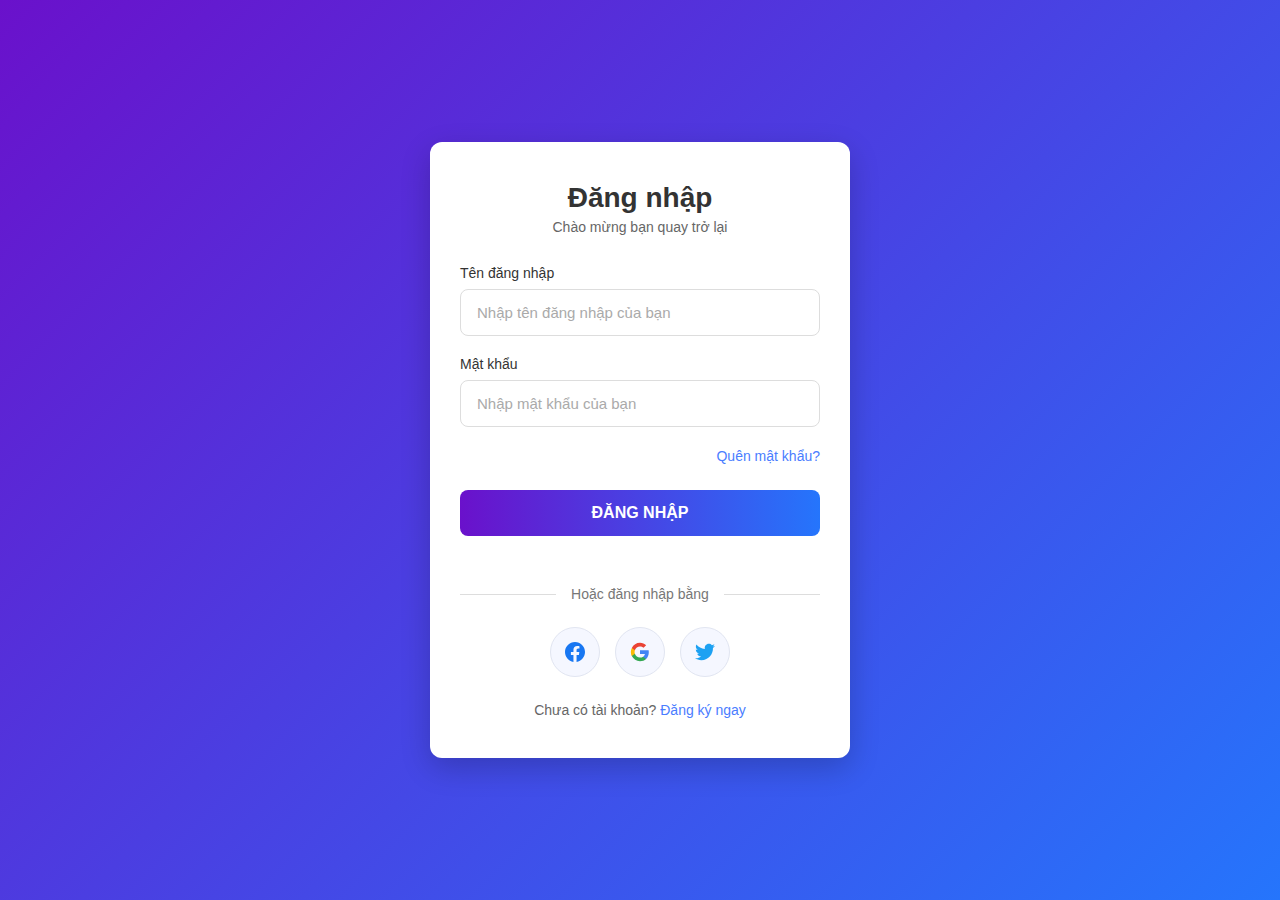
<file: LOGIN-TEST-PROJECT/src/login.html>
<!DOCTYPE html>
<html lang="vi">
<head>
    <meta charset="UTF-8">
    <meta name="viewport" content="width=device-width, initial-scale=1.0">
    <title>Đăng nhập</title>
    <style>
        * {
            margin: 0;
            padding: 0;
            box-sizing: border-box;
            font-family: 'Segoe UI', Tahoma, Geneva, Verdana, sans-serif;
        }
        
        body {
            background: linear-gradient(135deg, #6a11cb 0%, #2575fc 100%);
            display: flex;
            justify-content: center;
            align-items: center;
            min-height: 100vh;
            padding: 20px;
        }
        
        .login-container {
            background-color: white;
            border-radius: 12px;
            box-shadow: 0 10px 30px rgba(0, 0, 0, 0.2);
            width: 100%;
            max-width: 420px;
            padding: 40px 30px;
        }
        
        .login-header {
            text-align: center;
            margin-bottom: 30px;
        }
        
        .login-header h1 {
            color: #333;
            font-size: 28px;
            font-weight: 600;
            margin-bottom: 5px;
        }
        
        .login-header p {
            color: #666;
            font-size: 14px;
        }
        
        .form-group {
            margin-bottom: 20px;
        }
        
        .form-group label {
            display: block;
            margin-bottom: 8px;
            color: #333;
            font-weight: 500;
            font-size: 14px;
        }
        
        .form-control {
            width: 100%;
            padding: 14px 16px;
            border: 1px solid #ddd;
            border-radius: 8px;
            font-size: 15px;
            transition: all 0.3s;
        }
        
        .form-control:focus {
            border-color: #4a7dff;
            box-shadow: 0 0 0 2px rgba(74, 125, 255, 0.2);
            outline: none;
        }
        
        .form-control::placeholder {
            color: #aaa;
        }
        
        .forgot-password {
            text-align: right;
            margin-bottom: 25px;
        }
        
        .forgot-password a {
            color: #4a7dff;
            text-decoration: none;
            font-size: 14px;
            transition: color 0.3s;
        }
        
        .forgot-password a:hover {
            color: #2c5fcc;
            text-decoration: underline;
        }
        
        .login-btn {
            width: 100%;
            padding: 14px;
            background: linear-gradient(to right, #6a11cb, #2575fc);
            color: white;
            border: none;
            border-radius: 8px;
            font-size: 16px;
            font-weight: 600;
            cursor: pointer;
            transition: all 0.3s;
            margin-bottom: 25px;
        }
        
        .login-btn:hover {
            background: linear-gradient(to right, #5a0db5, #1c65e0);
            transform: translateY(-2px);
            box-shadow: 0 5px 15px rgba(37, 117, 252, 0.4);
        }
        
        .divider {
            display: flex;
            align-items: center;
            margin: 25px 0;
        }
        
        .divider::before,
        .divider::after {
            content: "";
            flex: 1;
            border-bottom: 1px solid #ddd;
        }
        
        .divider-text {
            padding: 0 15px;
            color: #777;
            font-size: 14px;
        }
        
        .social-login {
            display: flex;
            justify-content: center;
            gap: 15px;
            margin-bottom: 25px;
        }
        
        .social-btn {
            width: 50px;
            height: 50px;
            border-radius: 50%;
            display: flex;
            justify-content: center;
            align-items: center;
            background-color: #f5f7ff;
            border: 1px solid #e1e5f1;
            cursor: pointer;
            transition: all 0.3s;
        }
        
        .social-btn:hover {
            transform: translateY(-3px);
            box-shadow: 0 5px 15px rgba(0, 0, 0, 0.1);
        }
        
        .social-btn img {
            width: 20px;
            height: 20px;
        }
        
        .signup-link {
            text-align: center;
            color: #666;
            font-size: 14px;
        }
        
        .signup-link a {
            color: #4a7dff;
            text-decoration: none;
            font-weight: 500;
            transition: color 0.3s;
        }
        
        .signup-link a:hover {
            color: #2c5fcc;
            text-decoration: underline;
        }
        
        @media (max-width: 480px) {
            .login-container {
                padding: 30px 20px;
            }
            
            .login-header h1 {
                font-size: 24px;
            }
        }
    </style>
</head>
<body>
    <div class="login-container">
        <div class="login-header">
            <h1>Đăng nhập</h1>
            <p>Chào mừng bạn quay trở lại</p>
        </div>
        
        <form id="loginForm">
            <div class="form-group">
                <label for="username">Tên đăng nhập</label>
                <input type="text" id="username" class="form-control" placeholder="Nhập tên đăng nhập của bạn">
            </div>
            
            <div class="form-group">
                <label for="password">Mật khẩu</label>
                <input type="password" id="password" class="form-control" placeholder="Nhập mật khẩu của bạn">
            </div>
            
            <div class="forgot-password">
                <a href="#">Quên mật khẩu?</a>
            </div>
            
            <button type="submit" class="login-btn">ĐĂNG NHẬP</button>
        </form>
        
        <div class="divider">
            <span class="divider-text">Hoặc đăng nhập bằng</span>
        </div>
        
        <div class="social-login">
            <div class="social-btn">
                <!-- Facebook icon -->
                <svg xmlns="http://www.w3.org/2000/svg" width="20" height="20" viewBox="0 0 24 24" fill="#1877F2">
                    <path d="M24 12.073c0-6.627-5.373-12-12-12s-12 5.373-12 12c0 5.99 4.388 10.954 10.125 11.854v-8.385H7.078v-3.47h3.047V9.43c0-3.007 1.792-4.669 4.533-4.669 1.312 0 2.686.235 2.686.235v2.953H15.83c-1.491 0-1.956.925-1.956 1.874v2.25h3.328l-.532 3.47h-2.796v8.385C19.612 23.027 24 18.062 24 12.073z"/>
                </svg>
            </div>
            <div class="social-btn">
                <!-- Google icon -->
                <svg xmlns="http://www.w3.org/2000/svg" width="20" height="20" viewBox="0 0 24 24">
                    <path fill="#4285F4" d="M22.56 12.25c0-.78-.07-1.53-.2-2.25H12v4.26h5.92c-.26 1.37-1.04 2.53-2.21 3.31v2.77h3.57c2.08-1.92 3.28-4.74 3.28-8.09z"/>
                    <path fill="#34A853" d="M12 23c2.97 0 5.46-.98 7.28-2.66l-3.57-2.77c-.98.66-2.23 1.06-3.71 1.06-2.86 0-5.29-1.93-6.16-4.53H2.18v2.84C3.99 20.53 7.7 23 12 23z"/>
                    <path fill="#FBBC05" d="M5.84 14.09c-.22-.66-.35-1.36-.35-2.09s.13-1.43.35-2.09V7.07H2.18C1.43 8.55 1 10.22 1 12s.43 3.45 1.18 4.93l2.85-2.22.81-.62z"/>
                    <path fill="#EA4335" d="M12 5.38c1.62 0 3.06.56 4.21 1.64l3.15-3.15C17.45 2.09 14.97 1 12 1 7.7 1 3.99 3.47 2.18 7.07l3.66 2.84c.87-2.6 3.3-4.53 6.16-4.53z"/>
                </svg>
            </div>
            <div class="social-btn">
                <!-- Twitter icon -->
                <svg xmlns="http://www.w3.org/2000/svg" width="20" height="20" viewBox="0 0 24 24" fill="#1DA1F2">
                    <path d="M24 4.557c-.883.392-1.832.656-2.828.775 1.017-.609 1.798-1.574 2.165-2.724-.951.564-2.005.974-3.127 1.195-.897-.957-2.178-1.555-3.594-1.555-3.179 0-5.515 2.966-4.797 6.045-4.091-.205-7.719-2.165-10.148-5.144-1.29 2.213-.669 5.108 1.523 6.574-.806-.026-1.566-.247-2.229-.616-.054 2.281 1.581 4.415 3.949 4.89-.693.188-1.452.232-2.224.084.626 1.956 2.444 3.379 4.6 3.419-2.07 1.623-4.678 2.348-7.29 2.04 2.179 1.397 4.768 2.212 7.548 2.212 9.142 0 14.307-7.721 13.995-14.646.962-.695 1.797-1.562 2.457-2.549z"/>
                </svg>
            </div>
        </div>
        
        <div class="signup-link">
            Chưa có tài khoản? <a href="#">Đăng ký ngay</a>
        </div>
    </div>

    <script>
        document.getElementById('loginForm').addEventListener('submit', function(e) {
            e.preventDefault();
            
            const username = document.getElementById('username').value;
            const password = document.getElementById('password').value;
            
            if(username && password) {
                alert('Đăng nhập thành công!');
                // Thực tế sẽ gửi dữ liệu đến server ở đây
            } else {
                alert('Vui lòng điền đầy đủ thông tin!');
            }
        });
        <!-- Trong file login.html, đảm bảo có các phần tử với text như sau: -->
<button type="submit" class="login-btn">ĐĂNG NHẬP</button>
<a href="#" id="forgotPassword">Quên mật khẩu?</a>
<a href="#" id="signUpLink">Đăng ký ngay</a>
    </script>
</body>
</html>
</file>
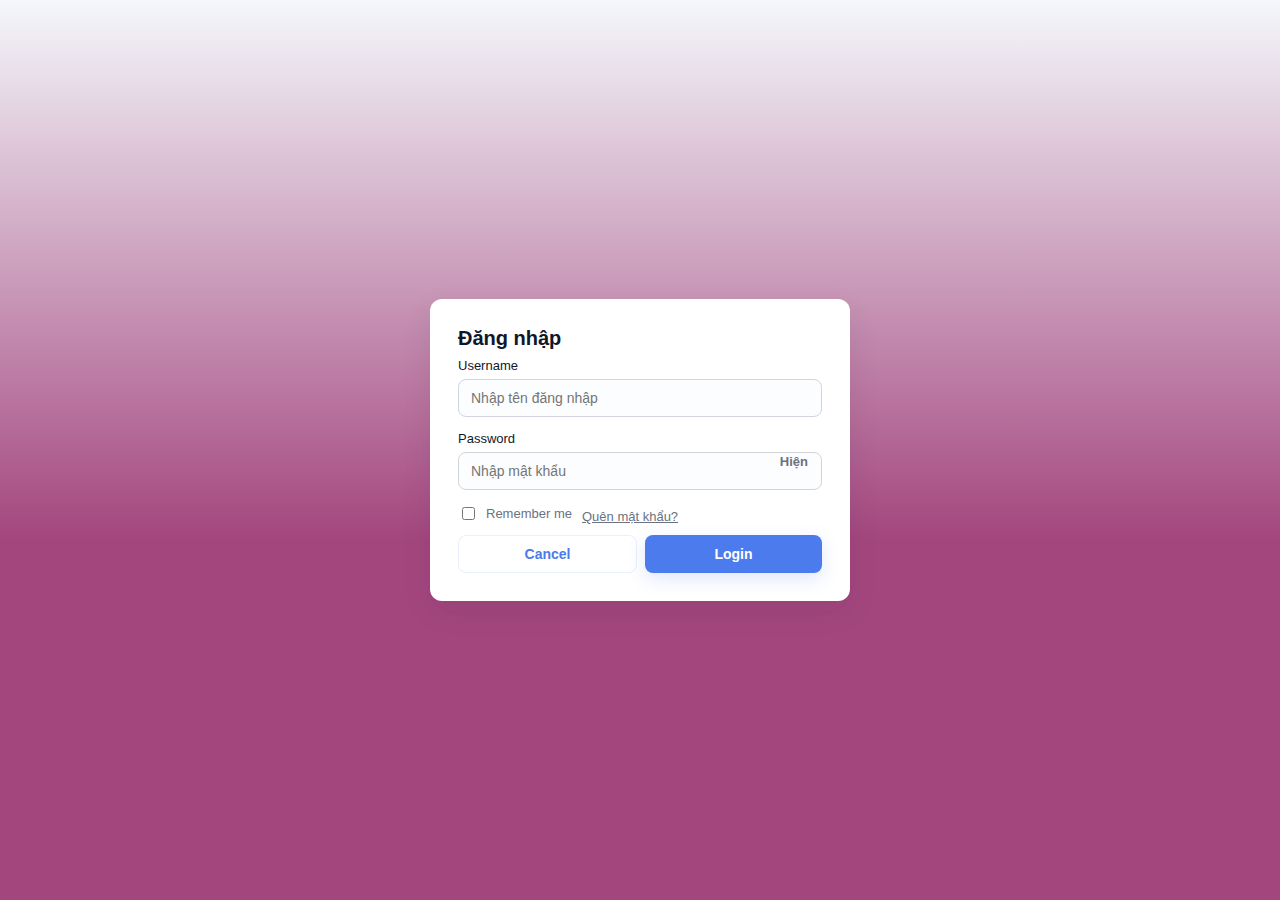
<file: labs/lab08-testing/login_form/Login_Form.html>
<!doctype html>
<html lang="vi">
<head>
  <meta charset="utf-8" />
  <meta name="viewport" content="width=device-width,initial-scale=1" />
  <title>Form Login - Demo</title>
    <link rel="stylesheet" href="./style.css"> 
</head>
<body>

  <main class="card" role="main" aria-labelledby="loginTitle">
    <h1 id="loginTitle">Đăng nhập</h1>
    

    <form id="loginForm" novalidate>
      <div class="field">
        <label for="username">Username</label>
        <input id="username" name="username" type="text" autocomplete="username" placeholder="Nhập tên đăng nhập" required>
        <div id="err-username" class="error" aria-live="polite"></div>
      </div>

      <div class="field show-pass">
        <label for="password">Password</label>
        <input id="password" name="password" type="password" autocomplete="current-password" placeholder="Nhập mật khẩu" required>
        <button type="button" class="toggle-pass" id="togglePass" aria-pressed="false" aria-label="Hiện mật khẩu">Hiện</button>
        <div id="err-password" class="error" aria-live="polite"></div>
      </div>

      <div class="row" >
        <label class="checkbox" for="remember">
          <input id="remember" name="remember" type="checkbox" >
          Remember me
        </label>
        <a href="#" id="forgot" class="small" onclick="alert('Tính năng quên mật khẩu demo (chưa triển khai).')">Quên mật khẩu?</a>
      </div>

      <div class="actions" >
        <button type="button" id="btnCancel" class="btn-outline" aria-label="Hủy">Cancel</button>
        <button type="submit" id="btnLogin" class="btn-primary" aria-label="Đăng nhập">Login</button>
      </div>

      <div id="formMessage" aria-live="polite"></div>
    </form>

  </main>

  <script src="./app.js"></script>
</body>
</html>
</file>
<file: labs/lab08-testing/login_form/style.css>
:root{
      --bg:#f4f7fb;
      --card:#ffffff;
      --accent:#4b7bec;
      --danger:#e74c3c;
      --muted:#6b7280;
    }
    *{box-sizing:border-box}
    body{
      margin:0;
      font-family:Inter, "Segoe UI", Roboto, "Helvetica Neue", Arial;
      background:linear-gradient(180deg, var(--bg), #a3467e 60%);
      min-height:100vh;
      display:flex;
      align-items:center;
      justify-content:center;
      padding:24px;
    }

    .card{
      width:100%;
      max-width:420px;
      background:var(--card);
      border-radius:12px;
      box-shadow:0 10px 30px rgba(20,20,50,0.08);
      padding:28px;
    }

    h1{
      margin:0 0 8px 0;
      font-size:20px;
      color:#0f172a;
    }
    p.lead{
      margin:0 0 18px 0;
      color:var(--muted);
      font-size:14px;
    }

    form .field{
      margin-bottom:14px;
    }
    label{
      display:block;
      font-size:13px;
      color:#101828;
      margin-bottom:6px;
    }
    input[type="text"], input[type="password"]{
      width:100%;
      padding:10px 12px;
      border-radius:8px;
      border:1px solid #d1d5db;
      font-size:14px;
      outline:none;
      transition:box-shadow .12s, border-color .12s;
      background:#fbfdff;
    }
    input[type="text"]:focus, input[type="password"]:focus{
      border-color:var(--accent);
      box-shadow:0 0 0 4px rgba(75,123,236,0.08);
    }
    .row{
      display:flex;
      gap:10px;
      align-items:center;
    }

    .actions{
      display:flex;
      gap:8px;
      margin-top:6px;
    }
    button{
      cursor:pointer;
      border:0;
      padding:10px 14px;
      border-radius:8px;
      font-weight:600;
      font-size:14px;
    }
    .btn-primary{
      background:var(--accent);
      color:white;
      flex:1;
      box-shadow:0 6px 18px rgba(75,123,236,0.18);
    }
    .btn-outline{
      background:transparent;
      color:var(--accent);
      border:1px solid rgba(75,123,236,0.12);
      flex:1;
    }

    .small{
      font-size:13px;
      color:var(--muted);
    }

    .checkbox{
      display:flex;
      align-items:center;
      gap:8px;
      cursor:pointer;
      user-select:none;
      color:var(--muted);
      font-size:13px;
    }

    .error{
      color:var(--danger);
      font-size:13px;
      margin-top:6px;
    }

    .helper{
      display:flex;
      justify-content:space-between;
      align-items:center;
      margin-top:8px;
      font-size:13px;
      color:var(--muted);
    }

    .show-pass {
      position:relative;
    }
    .toggle-pass {
      position:absolute;
      right:8px;
      top:50%;
      transform:translateY(-50%);
      background:transparent;
      border:0;
      padding:6px;
      cursor:pointer;
      color:var(--muted);
      font-size:13px;
    }

    .footer-note{
      margin-top:14px;
      font-size:13px;
      color:var(--muted);
      text-align:center;
    }

    .success{
      color: #0f5132;
      background: #e6f4ea;
      padding:8px 10px;
      border-radius:8px;
      font-size:14px;
      margin-top:10px;
    }
</file>
